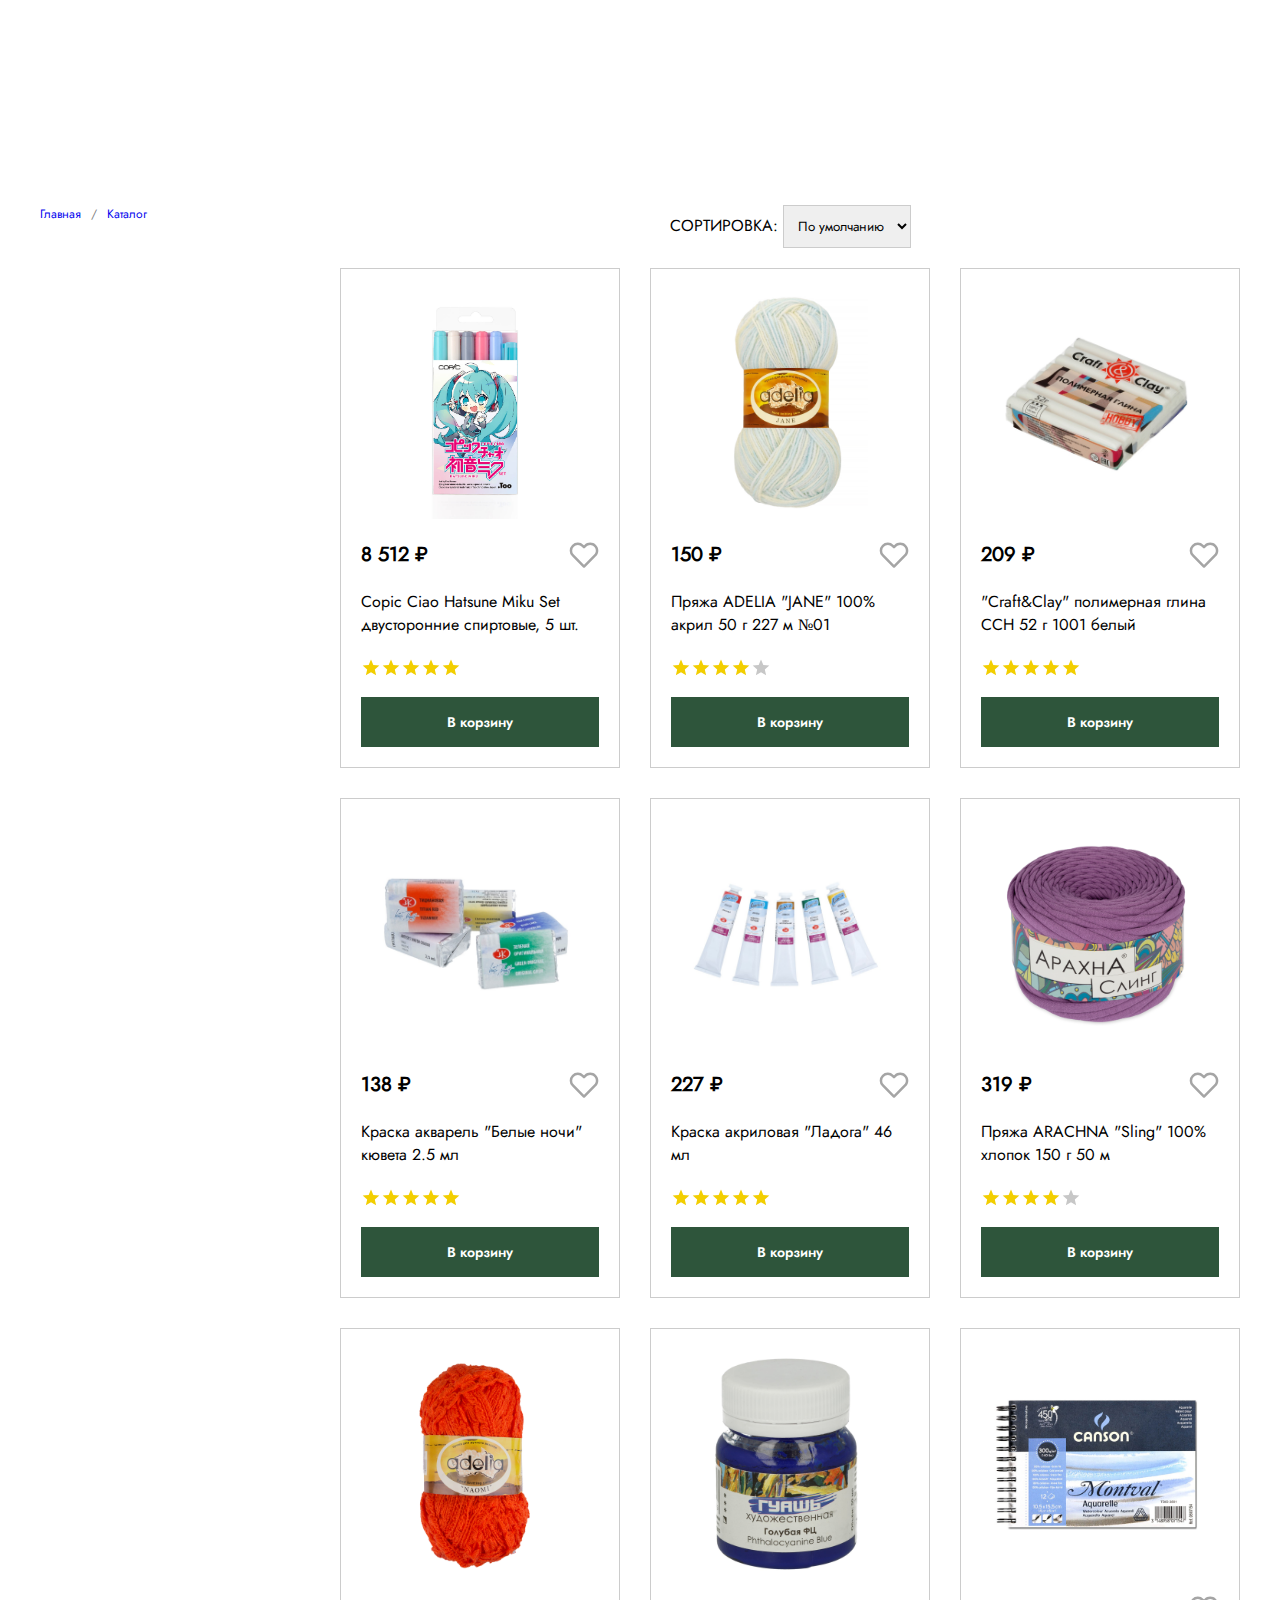
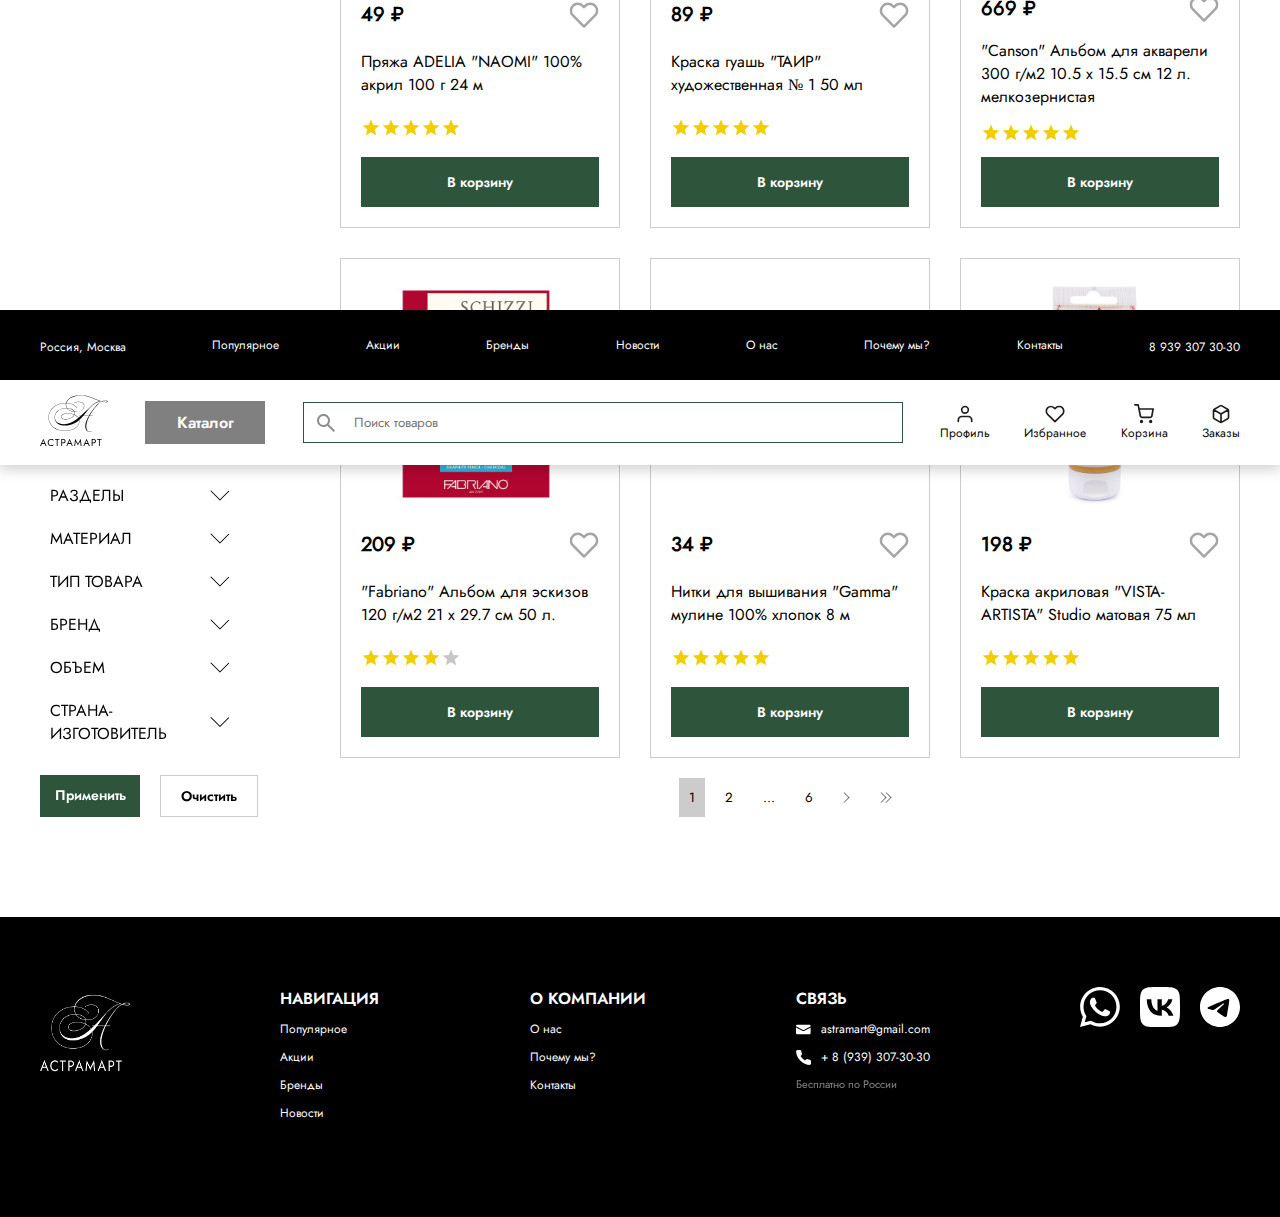
<file: catalogue.html>
<!DOCTYPE html>
<html lang="ru">

<head>
    <meta charset="UTF-8">
    <meta name="viewport" content="width= , initial-scale=1.0">
    <title>Каталог</title>
    <link rel="stylesheet" href="assets/css/style.css">
    <link rel="shortcut icon" href="assets/images/logo/logo.svg" type="image/x-icon">
</head>

<body>
    <!-- header start -->
    <header id="anchor">
        <div class="header-top">
            <div class="header-top-content container">
                <div class="location">
                <a href="">Россия, Москва</a>
                </div>
                <a href="#popular">Популярное</a>
                <a href="#promo">Акции</a>
                <a href="#brands">Бренды</a>
                <a href="#news">Новости</a>
                <a href="#about">О нас</a>
                <a href="#adv">Почему мы?</a>
                <a href="#contacts">Контакты</a>
                <div class="phone">
                    <a href="tel:+79393073030">8 939 307 30-30</a>
                </div>
            </div>
        </div>
        <div class="header-bottom">
            <div class="header-bottom-container container">
                <a href="index.html">
                    <img src="assets/images/logo/logo.svg" alt="">
                </a>
                <a href="catalogue.html" class="btn-header">Каталог</a>
                <input type="text" class="search" placeholder="Поиск товаров">
                <div class="icons">
                    <a href="#">
                        <div class="icon-card">
                            <img src="assets/images/icons/user.svg" alt="">
                            <p class="fs12">Профиль</p>
                        </div>
                    </a>
                    <a href="#">
                        <div class="icon-card">
                            <img src="assets/images/icons/heart.svg" alt="">
                            <p class="fs12">Избранное</p>
                        </div>
                    </a>
                    <a href="#">
                        <div class="icon-card">
                            <img src="assets/images/icons/cart.svg" alt="">
                            <p class="fs12">Корзина</p>
                        </div>
                    </a>
                    <a href="#">
                        <div class="icon-card">
                            <img src="assets/images/icons/box.svg" alt="">
                            <p class="fs12">Заказы</p>
                        </div>
                    </a>
                </div>
            </div>
        </div>
    </header>
    <!-- header end -->

    <!-- filter start -->
    <div class="page container">
        <div class="left-section container">
            <div class="nav">
                <a href="index.html">Главная</a>
                <p>/</p><a href="catalogue.html">Каталог</a>
            </div>
            <div class="filter">
                <a href="">РАЗДЕЛЫ<img src="assets/images/icons/arrow.svg" alt=""></a>
                <a href="">МАТЕРИАЛ<img src="assets/images/icons/arrow.svg" alt=""></a>
                <a href="">ТИП ТОВАРА<img src="assets/images/icons/arrow.svg" alt=""></a>
                <a href="">БРЕНД<img src="assets/images/icons/arrow.svg" alt=""></a>
                <a href="">ОБЪЕМ<img src="assets/images/icons/arrow.svg" alt=""></a>
                <a href="">СТРАНА-ИЗГОТОВИТЕЛЬ<img src="assets/images/icons/arrow.svg" alt=""></a>
                <div class="buttons">
                    <a href="" class="btn-apply">Применить</a>
                    <a href="" class="btn-clear">Очистить</a>
                </div>
            </div>
        </div>
        <!-- filter end -->

        <!-- catalogue start -->
        <div class="catalogue container">
            <div class="p-c-cards-sort">
                <form>
                    <label for="sort">СОРТИРОВКА: </label>
                    <select name="sorting" id="sort">
                      <option value="basic">По умолчанию</option>
                      <option value="new">По новизне</option>
                      <option value="price-lower">Цена ниже</option>
                      <option value="price-higher">Цена выше</option>
                    </select>
                  </form>
                <div class="p-c-cards">
                    <div class="p-card">
                        <img src="assets/images/miku/miku_front_0601.jpg">
                        <div class="price">
                            <p class="price-text">8 512 ₽</p>
                            <img src="assets/images/icons/heart.svg" alt="">
                        </div>
                        <p class="fs14">Copic Ciao Hatsune Miku Set двусторонние спиртовые, 5 шт.</p>
                        <div class="stars">
                            <img src="assets/images/icons/star.svg" alt="">
                            <img src="assets/images/icons/star.svg" alt="">
                            <img src="assets/images/icons/star.svg" alt="">
                            <img src="assets/images/icons/star.svg" alt="">
                            <img src="assets/images/icons/star.svg" alt="">
                        </div>
                        <a href="product-page.html#anchor" class="btn-catalogue">В корзину</a>
                    </div>
                    <div class="p-card">
                        <img src="assets/images/popular/2.jpg">
                        <div class="price">
                            <p class="price-text">150 ₽</p>
                            <img src="assets/images/icons/heart.svg" alt="">
                        </div>
                        <p class="fs14">Пряжа ADELIA "JANE" 100% акрил 50 г 227 м №01</p>
                        <div class="stars">
                            <img src="assets/images/icons/star.svg" alt="">
                            <img src="assets/images/icons/star.svg" alt="">
                            <img src="assets/images/icons/star.svg" alt="">
                            <img src="assets/images/icons/star.svg" alt="">
                            <img src="assets/images/icons/star.svg" alt="" class="grey">
                        </div>
                        <a href="#" class="btn-catalogue">В корзину</a>
                    </div>
                    <div class="p-card">
                        <img src="assets/images/popular/3.jpg">
                        <div class="price">
                            <p class="price-text">209 ₽</p>
                            <img src="assets/images/icons/heart.svg" alt="">
                        </div>
                        <p class="fs14">"Craft&Clay" полимерная глина CCH 52 г 1001 белый</p>
                        <div class="stars">
                            <img src="assets/images/icons/star.svg" alt="">
                            <img src="assets/images/icons/star.svg" alt="">
                            <img src="assets/images/icons/star.svg" alt="">
                            <img src="assets/images/icons/star.svg" alt="">
                            <img src="assets/images/icons/star.svg" alt="">
                        </div>
                        <a href="#" class="btn-catalogue">В корзину</a>
                    </div>
                    <div class="p-card">
                        <img src="assets/images/popular/4.jpg">
                        <div class="price">
                            <p class="price-text">138 ₽</p>
                            <img src="assets/images/icons/heart.svg" alt="">
                        </div>
                        <p class="fs14">Краска акварель "Белые ночи" кювета 2.5 мл</p>
                        <div class="stars">
                            <img src="assets/images/icons/star.svg" alt="">
                            <img src="assets/images/icons/star.svg" alt="">
                            <img src="assets/images/icons/star.svg" alt="">
                            <img src="assets/images/icons/star.svg" alt="">
                            <img src="assets/images/icons/star.svg" alt="">
                        </div>
                        <a href="#" class="btn-catalogue">В корзину</a>
                    </div>
                    <div class="p-card">
                        <img src="assets/images/popular/1.jpg">
                        <div class="price">
                            <p class="price-text">227 ₽</p>
                            <img src="assets/images/icons/heart.svg" alt="">
                        </div>
                        <p class="fs14">Краска акриловая "Ладога" 46 мл</p>
                        <div class="stars">
                            <img src="assets/images/icons/star.svg" alt="">
                            <img src="assets/images/icons/star.svg" alt="">
                            <img src="assets/images/icons/star.svg" alt="">
                            <img src="assets/images/icons/star.svg" alt="">
                            <img src="assets/images/icons/star.svg" alt="">
                        </div>
                        <a href="#" class="btn-catalogue">В корзину</a>
                    </div>
                    <div class="p-card">
                        <img src="assets/images/popular/5.jpg">
                        <div class="price">
                            <p class="price-text">319 ₽</p>
                            <img src="assets/images/icons/heart.svg" alt="">
                        </div>
                        <p class="fs14">Пряжа ARACHNA "Sling" 100% хлопок 150 г 50 м</p>
                        <div class="stars">
                            <img src="assets/images/icons/star.svg" alt="">
                            <img src="assets/images/icons/star.svg" alt="">
                            <img src="assets/images/icons/star.svg" alt="">
                            <img src="assets/images/icons/star.svg" alt="">
                            <img src="assets/images/icons/star.svg" alt="" class="grey">
                        </div>
                        <a href="#" class="btn-catalogue">В корзину</a>
                    </div>
                    <div class="p-card">
                        <img src="assets/images/popular/6.jpg">
                        <div class="price">
                            <p class="price-text">49 ₽</p>
                            <img src="assets/images/icons/heart.svg" alt="">
                        </div>
                        <p class="fs14">Пряжа ADELIA "NAOMI" 100% акрил 100 г 24 м</p>
                        <div class="stars">
                            <img src="assets/images/icons/star.svg" alt="">
                            <img src="assets/images/icons/star.svg" alt="">
                            <img src="assets/images/icons/star.svg" alt="">
                            <img src="assets/images/icons/star.svg" alt="">
                            <img src="assets/images/icons/star.svg" alt="">
                        </div>
                        <a href="#" class="btn-catalogue">В корзину</a>
                    </div>
                    <div class="p-card">
                        <img src="assets/images/popular/7.jpg">
                        <div class="price">
                            <p class="price-text">89 ₽</p>
                            <img src="assets/images/icons/heart.svg" alt="">
                        </div>
                        <p class="fs14">Краска гуашь "ТАИР" художественная № 1 50 мл</p>
                        <div class="stars">
                            <img src="assets/images/icons/star.svg" alt="">
                            <img src="assets/images/icons/star.svg" alt="">
                            <img src="assets/images/icons/star.svg" alt="">
                            <img src="assets/images/icons/star.svg" alt="">
                            <img src="assets/images/icons/star.svg" alt="">
                        </div>
                        <a href="#" class="btn-catalogue">В корзину</a>
                    </div>
                    <div class="p-card">
                        <img src="assets/images/popular/8.jpg">
                        <div class="price">
                            <p class="price-text">669 ₽</p>
                            <img src="assets/images/icons/heart.svg" alt="">
                        </div>
                        <p class="fs14">"Canson" Альбом для акварели 300 г/м2 10.5 х 15.5 см 12 л. мелкозернистая</p>
                        <div class="stars">
                            <img src="assets/images/icons/star.svg" alt="">
                            <img src="assets/images/icons/star.svg" alt="">
                            <img src="assets/images/icons/star.svg" alt="">
                            <img src="assets/images/icons/star.svg" alt="">
                            <img src="assets/images/icons/star.svg" alt="">
                        </div>
                        <a href="#" class="btn-catalogue">В корзину</a>
                    </div>
                    <div class="p-card">
                        <img src="assets/images/popular/9.jpg">
                        <div class="price">
                            <p class="price-text">209 ₽</p>
                            <img src="assets/images/icons/heart.svg" alt="">
                        </div>
                        <p class="fs14">"Fabriano" Альбом для эскизов 120 г/м2 21 х 29.7 см 50 л.</p>
                        <div class="stars">
                            <img src="assets/images/icons/star.svg" alt="">
                            <img src="assets/images/icons/star.svg" alt="">
                            <img src="assets/images/icons/star.svg" alt="">
                            <img src="assets/images/icons/star.svg" alt="">
                            <img src="assets/images/icons/star.svg" alt="" class="grey">
                        </div>
                        <a href="#" class="btn-catalogue">В корзину</a>
                    </div>
                    <div class="p-card">
                        <img src="assets/images/popular/10.jpg">
                        <div class="price">
                            <p class="price-text">34 ₽</p>
                            <img src="assets/images/icons/heart.svg" alt="">
                        </div>
                        <p class="fs14">Нитки для вышивания "Gamma" мулине 100% хлопок 8 м</p>
                        <div class="stars">
                            <img src="assets/images/icons/star.svg" alt="">
                            <img src="assets/images/icons/star.svg" alt="">
                            <img src="assets/images/icons/star.svg" alt="">
                            <img src="assets/images/icons/star.svg" alt="">
                            <img src="assets/images/icons/star.svg" alt="">
                        </div>
                        <a href="#" class="btn-catalogue">В корзину</a>
                    </div>
                    <div class="p-card">
                        <img src="assets/images/popular/11.jpg">
                        <div class="price">
                            <p class="price-text">198 ₽</p>
                            <img src="assets/images/icons/heart.svg" alt="">
                        </div>
                        <p class="fs14">Краска акриловая "VISTA-ARTISTA" Studio матовая 75 мл</p>
                        <div class="stars">
                            <img src="assets/images/icons/star.svg" alt="">
                            <img src="assets/images/icons/star.svg" alt="">
                            <img src="assets/images/icons/star.svg" alt="">
                            <img src="assets/images/icons/star.svg" alt="">
                            <img src="assets/images/icons/star.svg" alt="">
                        </div>
                        <a href="#" class="btn-catalogue">В корзину</a>
                    </div>
                </div>
                <div class="pages">
                    <button class="pagenum" autofocus>1</button>
                    <button class="pagenum">2</button>
                    <button class="pagenum">...</button>
                    <button class="pagenum" autofocus>6</button>
                    <img class="pagenum" src="assets/images/icons/right-arrow.svg" alt="">
                    <img class="pagenum" src="assets/images/icons/right-arrows.svg" alt="">
                </div>
            </div>
        </div>
        <!-- catalogue end -->

        <!-- footer start -->
    </div>
    <footer class="mt100">
        <div class="footer-content container">
            <a href="index.html"><img src="assets/images/logo/logo-alt.png" alt=""></a>
            <div class="f-column">
                <p class="f-title">НАВИГАЦИЯ</p>
                <a href="#popular">Популярное</a>
                <a href="#promo">Акции</a>
                <a href="#brands">Бренды</a>
                <a href="#news">Новости</a>
            </div>
            <div class="f-column">
                <p class="f-title">О КОМПАНИИ</p>
                <a href="#about">О нас</a>
                <a href="#advantages">Почему мы?</a>
                <a href="#contacts">Контакты</a>
            </div>
            <div class="f-column">
                <p class="f-title">СВЯЗЬ</p>
                <a class="image-column" href="mailto:astramart@gmail.com">
                    <img src="assets/images/icons/mail.svg" alt="">astramart@gmail.com
                </a>
                <a class="image-column" href="tel:+79393073030">
                    <img src="assets/images/icons/phone.svg" alt="">
                    <p>+ 8 (939) 307-30-30</p>
                </a>
                <p class="ftr-desc">Бесплатно по России</p>
            </div>
            <div class="socials">
                <a href=""><img src="assets/images/icons/whatsapp.svg" alt=""></a>
                <a href=""><img src="assets/images/icons/vk.svg" alt=""></a>
                <a href=""><img src="assets/images/icons/tg.svg" alt=""></a>
            </div>
        </div>
    </footer>
    <!-- footer end -->
</body>

</html>
</file>
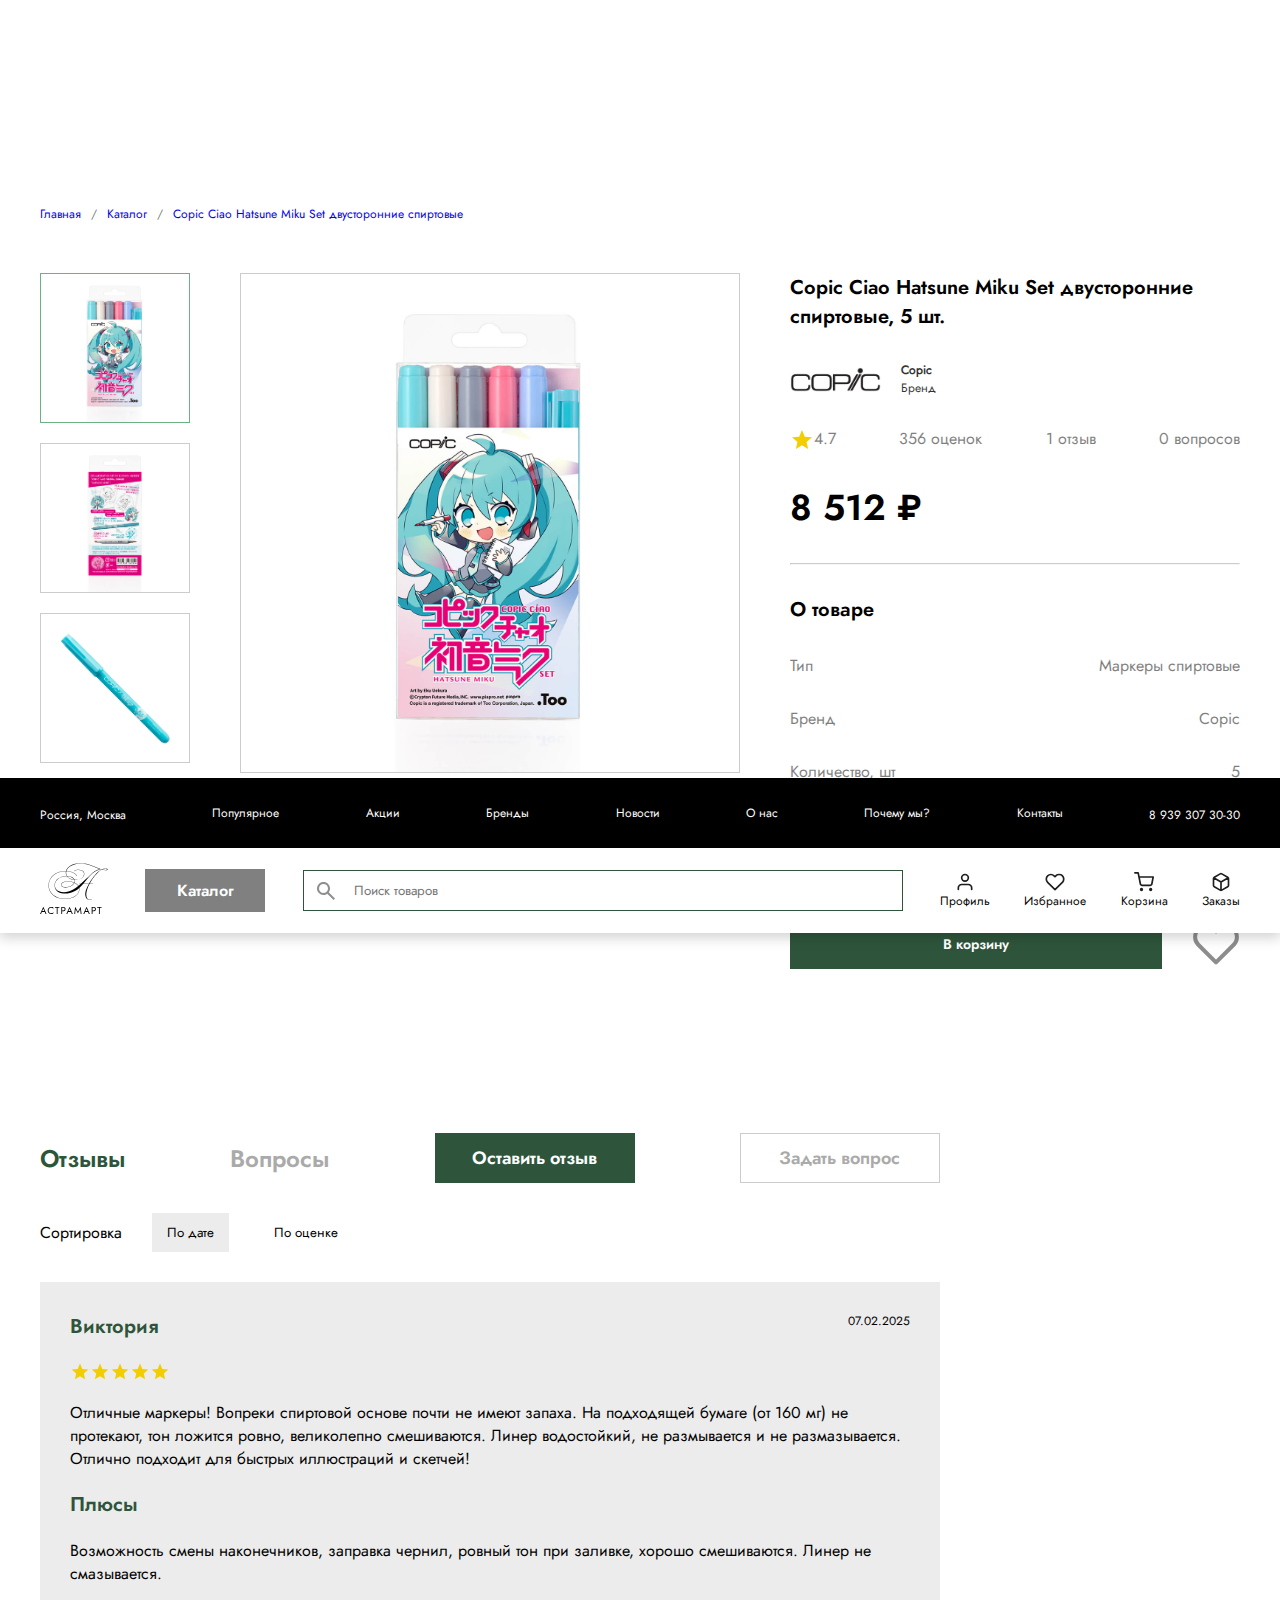
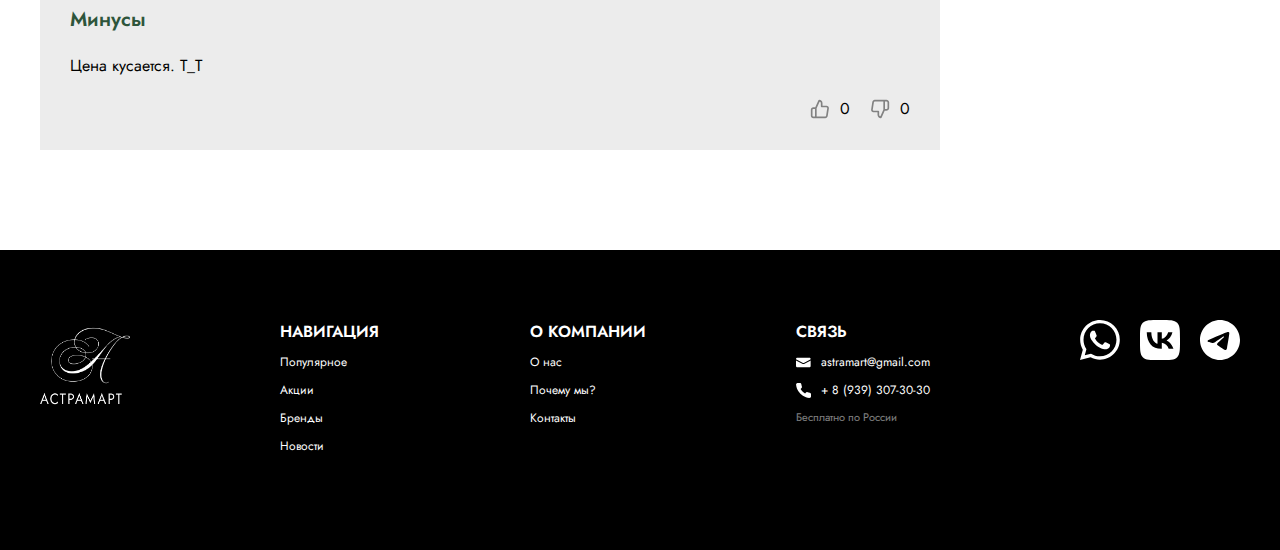
<file: product-page.html>
<!DOCTYPE html>
<html lang="ru">

<head>
    <meta charset="UTF-8">
    <meta name="viewport" content="width=device-width, initial-scale=1.0">
    <title>Copic Ciao Hatsune Miku Set двусторонние спиртовые, 5 шт.</title>
    <link rel="stylesheet" href="assets/css/style.css">
    <link rel="shortcut icon" href="assets/images/logo/logo.svg" type="image/x-icon">
</head>

<body>
    <!-- header start -->
    <header id="anchor">
        <div class="header-top">
            <div class="header-top-content container">
                <div class="location">
                    <a href="">Россия, Москва</a>
                </div>
                <a href="#popular">Популярное</a>
                <a href="#promo">Акции</a>
                <a href="#brands">Бренды</a>
                <a href="#news">Новости</a>
                <a href="#about">О нас</a>
                <a href="#adv">Почему мы?</a>
                <a href="#contacts">Контакты</a>
                <div class="phone">
                    <a href="tel:+79393073030">8 939 307 30-30</a>
                </div>
            </div>
        </div>
        <div class="header-bottom">
            <div class="header-bottom-container container">
                <a href="index.html">
                    <img src="assets/images/logo/logo.svg" alt="">
                </a>
                <a href="catalogue.html" class="btn-header">Каталог</a>
                <input type="text" class="search" placeholder="Поиск товаров">
                <div class="icons">
                    <a href="#">
                        <div class="icon-card">
                            <img src="assets/images/icons/user.svg" alt="">
                            <p class="fs12">Профиль</p>
                        </div>
                    </a>
                    <a href="#">
                        <div class="icon-card">
                            <img src="assets/images/icons/heart.svg" alt="">
                            <p class="fs12">Избранное</p>
                        </div>
                    </a>
                    <a href="#">
                        <div class="icon-card">
                            <img src="assets/images/icons/cart.svg" alt="">
                            <p class="fs12">Корзина</p>
                        </div>
                    </a>
                    <a href="#">
                        <div class="icon-card">
                            <img src="assets/images/icons/box.svg" alt="">
                            <p class="fs12">Заказы</p>
                        </div>
                    </a>
                </div>
            </div>
        </div>
    </header>
    <!-- header end -->

    <!-- navigation start -->
    <div class="nav container">
        <a href="index.html">Главная</a>
        <p>/</p><a href="catalogue.html">Каталог</a>
        <p>/</p><a href="product-page.html">Copic Ciao Hatsune Miku Set двусторонние спиртовые</a>
    </div>
    <!-- navigation end -->

    <!-- product start -->
    <div class="product container">
        <div class="side-pictures">
            <img class="focus" src="assets/images/miku/miku_front_0601.jpg" alt="">
            <img src="assets/images/miku/miku_back_0601.jpg" alt="">
            <img src="assets/images/miku/multi_miku_close.jpg" alt="">
            <img src="assets/images/miku/multi_miku_open.jpg" alt="">
        </div>
        <img class="promo-photo" src="assets/images/miku/miku_front_0601.jpg" alt="">
        <div class="product-info">
            <h1>Copic Ciao Hatsune Miku Set двусторонние спиртовые, 5 шт.</h1>
            <div class="brand">
                <img src="assets/images/brands/copic.png">
                <div class="brand-text">
                    <p class="fs12 title">Copic</p>
                    <p class="fs12">Бренд</p>
                </div>
            </div>
            <div class="feedback">
                <div class="fb-stars">
                    <img src="assets/images/icons/star.svg" alt="">
                    <p>4.7</p>
                </div>
                <p>356 оценок</p>
                <p>1 отзыв</p>
                <p>0 вопросов</p>
            </div>
            <p class="p-price">8 512 ₽</p>
            <hr>
            <h2>О товаре</h2>
            <div class="abt-line">
                <p>Тип</p>
                <p>Маркеры спиртовые</p>
            </div>
            <div class="abt-line">
                <p>Бренд</p>
                <p>Copic</p>
            </div>
            <div class="abt-line">
                <p>Количество, шт</p>
                <p>5</p>
            </div>
            <div class="abt-line">
                <p>Объем, мл</p>
                <p>2.7</p>
            </div>
            <div class="abt-line">
                <p>Страна-изготовитель</p>
                <p>Япония</p>
            </div>
            <div class="button-cart">
                <a href="" class="btn-catalogue width">В корзину</a>
                <img src="assets/images/icons/heart.svg" alt="">
            </div>
        </div>
    </div>
    <!-- product end -->

    <!-- feedback start -->
    <div class="reviews container mt100">
        <div class="r-top-stuff">
            <div class="r-titles">
                <h2 class="r">Отзывы</h2>
                <h2 class="grey">Вопросы</h2>
                <a href="" class="btn-catalogue">Оставить отзыв</a>
                <a href="" class="btn-clear">Задать вопрос</a>
            </div>
            <div class="sort">
                <p>Сортировка</p>
                <button autofocus>По дате</button>
                <button>По оценке</button>
            </div>
        </div>
        <div class="commentary">
            <div class="name-date">
                <p class="promo-title">Виктория</p>
                <p class="fs12">07.02.2025</p>
            </div>
            <div class="stars">
                <img src="assets/images/icons/star.svg" alt="">
                <img src="assets/images/icons/star.svg" alt="">
                <img src="assets/images/icons/star.svg" alt="">
                <img src="assets/images/icons/star.svg" alt="">
                <img src="assets/images/icons/star.svg" alt="">
            </div>
            <p>Отличные маркеры! Вопреки спиртовой основе почти не имеют запаха. На подходящей бумаге (от 160 мг) не
                протекают, тон ложится ровно, великолепно смешиваются. Линер водостойкий, не размывается и не
                размазывается. Отлично подходит для быстрых иллюстраций и скетчей!</p>
            <p class="promo-title">Плюсы</p>
            <p>Возможность смены наконечников, заправка чернил, ровный тон при заливке, хорошо смешиваются. Линер не
                смазывается.</p>
            <p class="promo-title">Минусы</p>
            <p>Цена кусается. Т_Т</p>
            <div class="rating">
                <div class="like">
                    <img src="assets/images/icons/thumbup.svg" alt="">
                    <p>0</p>
                </div>
                <div class="like">
                    <img src="assets/images/icons/thumbdown.svg" alt="">
                    <p>0</p>
                </div>
            </div>
        </div>
    </div>
    <!-- feedback end -->

    <!-- footer start -->
    </div>
    <footer class="mt100">
        <div class="footer-content container">
            <a href="index.html"><img src="assets/images/logo/logo-alt.png" alt=""></a>
            <div class="f-column">
                <p class="f-title">НАВИГАЦИЯ</p>
                <a href="#popular">Популярное</a>
                <a href="#promo">Акции</a>
                <a href="#brands">Бренды</a>
                <a href="#news">Новости</a>
            </div>
            <div class="f-column">
                <p class="f-title">О КОМПАНИИ</p>
                <a href="#about">О нас</a>
                <a href="#advantages">Почему мы?</a>
                <a href="#contacts">Контакты</a>
            </div>
            <div class="f-column">
                <p class="f-title">СВЯЗЬ</p>
                <a class="image-column" href="mailto:astramart@gmail.com">
                    <img src="assets/images/icons/mail.svg" alt="">astramart@gmail.com
                </a>
                <a class="image-column" href="tel:+79393073030">
                    <img src="assets/images/icons/phone.svg" alt="">
                    <p>+ 8 (939) 307-30-30</p>
                </a>
                <p class="ftr-desc">Бесплатно по России</p>
            </div>
            <div class="socials">
                <a href=""><img src="assets/images/icons/whatsapp.svg" alt=""></a>
                <a href=""><img src="assets/images/icons/vk.svg" alt=""></a>
                <a href=""><img src="assets/images/icons/tg.svg" alt=""></a>
            </div>
        </div>
    </footer>
    <!-- footer end -->
</body>

</html>
</file>
<file: assets/css/style.css>
* {
    font-family: 'jostregular';
    margin: 0;
    padding: 0;
    box-sizing: border-box;
    scroll-behavior: smooth;
    text-decoration: none;
    transition: .3s;
}

.container {
    max-width: 1200px;
    margin: 0 auto;
}

.mt100 {
    margin-top: 100px;
}

@font-face {
    font-family: 'eugusto';
    src: url(../fonts/EugustoFreePersonalUse-Regular.otf);
}

@font-face {
    font-family: 'jostregular';
    src: url(../fonts/Jost-Regular.ttf);
}

@font-face {
    font-family: 'jostsemibold';
    src: url(../fonts/Jost-SemiBold.ttf);
}

/* header start */
header {
    position: sticky;
    top: 0;
    background-color: #fff;
    z-index: 999;
}

.header-top {
    background-color: #000;
}

.header-top-content {
    height: 70px;
    display: flex;
    justify-content: space-between;
    align-items: center;
}

.header-bottom {
    box-shadow: 0px 4px 12px 1px #0000002c;

}

.header-bottom-container {
    height: 85px;
    display: flex;
    justify-content: space-between;
    align-items: center;

}

.header-top-content a {
    font-size: 12px;
    color: #fff;
}

a:hover {
    color: #bbd8b1;
}

a.btn-header {
    color: #fff;
    font-weight: 500;
    font-family: jostsemibold;
    padding: 10px 20px;
    background-color: #808080;
    text-align: center;
    width: 120px;
}

a.btn-header:hover {
    background-color: #5f5f5f;
}

.search {
    background-image: url(../images/icons/search.svg);
    background-repeat: no-repeat;
    background-position: left center;
    background-position-x: 10px;
    padding: 10px 20px;
    border: 1px solid #2E553B;
    width: 600px;
    padding-left: 50px;
}

.icons {
    width: 300px;
    display: flex;
    align-items: center;
    justify-content: space-between;
    align-items: center;
}

.icon-card {
    display: flex;
    flex-direction: column;
    align-items: center;
    cursor: pointer;
}

.icons img {
    height: 20px;
    width: 20px;
}

p.fs12 {
    font-family: jostregular;
    font-size: 12px;
    color: #000;
}

/* header end */

/* banner start */
.banner {
    margin-top: 50px;
    height: 535px;
    background-image: url(../images/banner/баннер1.png);
    background-size: cover;
    background-repeat: no-repeat;
    padding: 80px;
}

.banner-content {
    display: flex;
    flex-direction: column;
    gap: 20px;
}

.banner h1 {
    font-family: eugusto;
    font-size: 64px;
    font-weight: lighter;
    color: #fff;
    letter-spacing: 3px;
}

p.bnr {
    font-size: 12px;
    color: #fff;
    font-family: jostregular;
}

a.btn-banner {
    color: #fff;
    font-size: 16px;
    font-weight: 500;
    background-color: #000;
    padding: 10px;
    width: 200px;
    text-align: center;

}

/* banner end */

/* categories start */
h2 {
    font-family: jostsemibold;
    font-size: 20px;
    margin-bottom: 50px;
}

.category-cards {
    display: flex;
    justify-content: space-between;
}

.c-card {
    height: 180px;
    width: 180px;
    background-size: 100%;
    cursor: pointer;
}

.c-card:hover {
    background-size: 110%;
    transition: ease-in-out .3s;
}

.artist {
    background: url(../images/categories/art.jpg);
    background-size: 100%;
}

.sewing {
    background: url(../images/categories/sewing.jpg);
    background-size: 100%;
}

.beads {
    background: url(../images/categories/beads.jpg);
    background-size: 100%;
}

.crochet {
    background: url(../images/categories/crochet.jpg);
    background-size: 100%;
}

.stationary {
    background: url(../images/categories/stationary.jpg);
    background-size: 100%;
}

.other {
    background: url(../images/categories/other.jpg);
    background-size: 100%;
}

.category {
    display: flex;
    flex-direction: column;
    gap: 10px;
    align-items: center;
}

/* categories end */

/* popular start */
.p-cards {
    width: auto;
    display: flex;
    justify-content: space-between;
    gap: 35px;
}

.p-card {
    width: 280px;
    height: 500px;
    border: 1px solid #cccccc;
    display: flex;
    flex-direction: column;
    justify-content: space-between;
    padding: 20px;
}

.price {
    display: flex;
    justify-content: space-between;
}

p.price-text {
    font-weight: 600;
    font-size: 20px;
}

.p-card img {
    height: 230px;
    width: 230px;
}

.stars img {
    height: 20px;
    width: 20px;
}

.price img {
    opacity: 0.4;
    height: 30px;
    width: 30px;
    cursor: pointer;
}

p.fs14 {
    font-size: 16px;
}

.btn-catalogue {
    width: 100%;
    font-size: 14px;
    font-family: jostsemibold;
    text-align: center;
    color: #fff;
    background-color: #2E553B;
    padding: 15px;
}

.btn-catalogue:hover {
    background-color: #1f3a28;
}

.stars {
    display: flex;
    gap: 0px;
}

img.grey {
    filter: saturate(0);
}

/* popular end */

/* promo start */
.promo p {
    cursor: pointer;
}

.promo-card {
    width: 370px;
}

.promo-cards {
    display: flex;
    justify-content: space-between;
}

p.promo-title {
    font-size: 20px;
    font-family: jostsemibold;
    color: #2E553B;
}

.promo-card {
    display: flex;
    flex-direction: column;
    gap: 10px;
}

.promo-card img {
    cursor: pointer;
}

/* promo end */

/* brands start */
.brands-cards {
    display: flex;
    justify-content: space-between;
}

.b-card {
    display: flex;
    justify-content: center;
    align-items: center;
    height: 150px;
    width: 180px;
    border: 1px solid #cccccc;
}

.b-card:hover {
    transform: scale(.95);
}

.b-card img {
    width: 160px;
    height: auto;
    object-fit: fill;
}

.k img {
    width: 120px;
}

/* brands end */

/* news start */
.news-cards {
    display: flex;
    justify-content: space-between;
}

.news-bg {
    height: 220px;
    width: 220px;
    display: flex;
    flex-direction: column;
    justify-content: end;
    padding: 15px;
    line-height: 20px;
}

.n-card {
    width: 260px;
    height: auto;
    display: flex;
    flex-direction: column;
    justify-content: space-between;
    align-items: center;
    height: auto;
    background-size: 100%;
    border: 1px solid #cccccc;
    padding: 15px;
    gap: 10px;
}

.news-bg:hover {
    background-size: 110%;
    transition: ease-in-out .3s;
}

.painter {
    background-image: linear-gradient(#0000000c 43%, #00000093 100%), url(../images/news/1.jpg);
    background-size: 100%;
}

.mc {
    background-image: linear-gradient(#0000000c 43%, #00000093 100%), url(../images/news/2.jpg);
    background-size: 100%;
}

.wool {
    background-image: linear-gradient(#0000000c 43%, #00000093 100%), url(../images/news/3.jpg);
    background-size: 100%;
}

.pleinair {
    background-image: linear-gradient(#0000000c 43%, #00000093 100%), url(../images/news/4.jpg);
    background-size: 100%;
}

p.news-title {
    color: #fff;
    font-size: 14px;
}

.news-tags {
    width: 220px;
    display: flex;
    justify-content: space-between;
}

p.tag {
    font-family: jostregular;
    font-size: 12px;
    color: #808080;
}

/* news end */

/* advantages start */
.ab-bg {
    background-color: #878A7C;
    height: 460px;
    position: relative;
}

h2.ab {
    color: #fff;
    padding-top: 60px;
}

p.ab-desc {
    color: #fff;
    width: 350px;
}

.ab-bg img {
    height: 460px;
}

.decor1 {
    position: absolute;
    top: 0;
    right: 500px;
}

.decor2 {
    position: absolute;
    top: 0;
    right: 180px;
}

/* advantages end */

/* about start */
.adv {
    display: flex;
    justify-content: space-between;
    height: 400px;
}

.column {
    display: flex;
    flex-direction: column;
    justify-content: space-between;
}

.a-card {
    height: 190px;
    width: 350px;
    background-size: 100%;
    padding: 30px;
    display: flex;
    flex-direction: column;
    gap: 20px;
}

.a-card:hover {
    transform: scale(.95);
}

.a-card img {
    height: 25px;
    width: 25px;
}

p.adv-title {
    color: #fff;
    font-size: 20px;
}

.top-line {
    display: flex;
    gap: 30px;
}

p.adv-desc {
    color: #fff;
    font-size: 16px;
}

.web {
    background-image: url(../images/advantages/image.png);
}

.art {
    background-image: url(../images/advantages/image-1.png);
}

.truck {
    background-image: url(../images/advantages/image-2.png);
}

.quality {
    background-image: url(../images/advantages/image-3.png);
}

img.brushes {
    height: 400px;
    width: 450px;
    object-fit: cover;
}
/* about end */

/* contacts start */
.contacts-container {
    display: flex;
    justify-content: space-between;
}

.contacts-container img {
    width: 680px;
    object-fit: cover;
}

.section a {
    color: black;
}

.section {
    display: flex;
    flex-direction: column;
    gap: 10px;
}

.text-info {
    width: 250px;
    padding: 30px;
    background-color: #ECECEC;
    display: flex;
    flex-direction: column;
    gap: 40px;
}

.hugenum {
    font-weight: bold;
    color: #2E553B;
    font-size: 32px;
}

.cont-card {
    padding: 20px;
    width: 200px;
    height: 130px;
    background-color: #ECECEC;
}

/* contacts end */

/* footer start */
footer {
    background-color: #000;
    height: 300px;
    padding: 70px 0;
}

.footer-content {
    display: flex;
    justify-content: space-between;
}

footer img {
    height: 90px;
    width: 90px;
}

.f-column {
    display: flex;
    flex-direction: column;
    gap: 10px;
}

p.f-title {
    text-transform: uppercase;
    font-family: jostsemibold;
    font-size: 16px;
    color: #fff;
}

footer a {
    font-size: 12px;
    color: #fff;
}

.f-column img {
    height: 15px;
    width: 15px;
}

.image-column {
    display: flex;
    align-items: center;
    gap: 10px;
}

p.ftr-desc {
    font-size: 11px;
    color: #fff;
    opacity: 0.5;
}

.socials {
    display: flex;
    gap: 20px;
}

.socials img {
    height: 40px;
    width: 40px;
}

/* footer end */

/* filter start */
.page {
    display: flex;
    gap: 100px;
}

.left-section {
    display: flex;
    flex-direction: column;
    align-items: start;
    gap: 30px;
}

.filter {
    position: sticky;
    left: 0;
    top: 180px;
    width: 200px;
    display: flex;
    flex-direction: column;
}

.filter a {
    color: #000;
    display: flex;
    justify-content: space-between;
    padding: 10px;
}

.filter a:hover {
    background-color: #ebeaea;
}

.nav {
    margin-top: 50px;
    display: flex;
    gap: 10px;
    font-size: 12px;
    color: #808080;
}

.buttons {
    display: flex;
    justify-content: space-between;
    margin-top: 20px;
    gap: 20px;
}

a.btn-apply {
    display: flex;
    justify-content: center;
    width: 100px;
    font-size: 14px;
    font-family: jostsemibold;
    color: #fff;
    background-color: #2E553B;
    padding: 10px 20px;
}

a.btn-apply:hover {
    background-color: #1f3a28;
}

a.btn-clear {
    display: flex;
    justify-content: center;
    text-align: center;
    width: 100px;
    font-size: 14px;
    font-family: jostsemibold;
    padding: 10px 20px;
    border: 1px solid #cccccc;
}

/* filter end */

/* CATAOLOGUE PAGE START */

/* catalogue start */
.p-c-cards-sort {
    display: flex;
    flex-direction: column;
    align-items: center;
    gap: 20px;
    margin-top: 50px;
}

select {
    padding: 10px;
    border: 1px solid #cccccc;
}

option {
    padding: 10px;
    border: 1px solid #cccccc;
}

.p-c-cards {
    display: flex;
    gap: 30px;
    flex-wrap: wrap;
}

.pages {
    display: flex;
    gap: 10px;
}

button {
    background-color: #fff;
    border: none;
}

.pagenum {
    cursor: pointer;
    display: flex;
    align-items: center;
    justify-content: center;
    padding: 10px;
}

.pagenum:focus {
    background-color: #cccccc;
    outline: none;
}

/* catalogue end */

/* CATALOGUE PAGE END */

/* PRODUCT PAGE START */

/* product start */
.product {
    height: 760px;
    display: flex;
    gap: 50px;
    margin-top: 50px;
}

.product-info {
    display: flex;
    flex-direction: column;
    gap: 25px;
}

.side-pictures {
    display: flex;
    flex-direction: column;
    width: 150px;
    gap: 20px;
}

.side-pictures img {
    width: 150px;
    height: 150px;
    border: 1px solid #cccccc;
}

.side-pictures img.focus {
    border: 1px solid #6cb183;
}

.promo-photo {
    width: 500px;
    height: 500px;
    border: 1px solid #cccccc;
}

.product-info {
    width: 760px;
    gap: 30px;
}

.product h1 {
    font-family: jostsemibold;
    font-size: 20px;
    color: #000;
}

.brand {
    display: flex;
    gap: 20px;
    align-items: center;
}

.brand img {
    height: 25px;
}

.brand-text {
    opacity: 0.8;
}

p.title {
    font-weight: bold;
}

.fb-stars {
    display: flex;
}

.feedback {
    display: flex;
    justify-content: space-between;
}

.feedback p {
    opacity: 0.5;
}

hr {
    opacity: 0.5;
}

.p-price {
    font-family: jostsemibold;
    font-size: 36px;
}

.abt-line {
    opacity: 0.5;
    display: flex;
    justify-content: space-between;
}

.product-info h2 {
    margin-bottom: 0;
}

.button-cart {
    display: flex;
    justify-content: space-between;
    gap: 30px;
}

.button-cart img {
    opacity: 0.5;
}

/* product end */

/* PRODUCT PAGE END */

/* feedback start */
.reviews {
    display: flex;
    flex-direction: column;
    gap: 30px;
}

.r-top-stuff {
    width: 900px;
    display: flex;
    flex-direction: column;
    gap: 30px;
}

.sort {
    display: flex;
    gap: 30px;
    align-items: center;
}

.r-titles {
    display: flex;
    justify-content: space-between;
    align-items: center;
}

h2.r {
    color: #2E553B;
    font-family: jostsemibold;
    font-size: 24px;
    margin: 0;
}

h2.grey {
    color: #aaaaaa;
    font-family: jostsemibold;
    font-size: 24px;
    margin: 0;
}

.r-titles a {
    font-size: 18px;
    display: flex;
    align-items: center;
    justify-content: center;
    width: 200px;
    height: 50px;
}

.r-titles a.btn-clear {
    color: #aaaaaa;
}

button {
    padding: 10px 15px;
}

button:focus {
    outline: none;
    background-color: #ececec;
} 
/* feedback end */

/* commentary start */
.commentary {
    padding: 30px;
    width: 900px;
    height: auto;
    background-color: #ececec;
    display: flex;
    flex-direction: column;
    gap: 20px;
}

.name-date {
    display: flex;
    justify-content: space-between;
}

.rating {
    display: flex;
    gap: 20px;
    justify-content: end;
}

.like {
    align-items: center;
    display: flex;
    gap: 10px;
}

.like img {
    height: 20px;
    width: 20px;
}

/* commentary end */

.modal {
    display: none;
    position: fixed;
    z-index: 1;
    padding-top: 200px;
    left: 0;
    top: 0;
    width: 100%;
    height: 100%;
    overflow: auto;
    background-color: #00000083;
    background-color: #00000070;
}

.modal-content {
    position: relative;
    background-color: #ffffff;
    margin: auto;
    padding: 30px;
    border: 1px solid #888;
    width: 380px;
    box-shadow: 0px 4px 12px 1px #0000002c;
    -webkit-animation-name: animatetop;
    -webkit-animation-duration: 0.4s;
    animation-name: animatetop;
    animation-duration: 0.4s;
}

.modal-header {
    display: flex;
    justify-content: space-between;
    align-items: center;
    margin-bottom: 30px;
}

.modal-content h2 {
    margin: 0px;
    font-family: jostsemibold;
    font-weight: normal;
}

h2.authText {
    color: #1f3a28;
    cursor: pointer;
}

h2.loginText {
    color: #808080;
    cursor: pointer;
}

input.inputModal {
    height: 41px;
    border: 1px solid #2E553B;
    width: 100%;
    padding-left: 20px;
}

@-webkit-keyframes animatetop {
    from {
        top: -300px;
        opacity: 0
    }

    to {
        top: 0;
        opacity: 1
    }
}

@keyframes animatetop {
    from {
        top: -300px;
        opacity: 0
    }

    to {
        top: 0;
        opacity: 1
    }
}

.close {
    color: #1f3a28;
    float: right;
    font-size: 28px;
}

.close:hover,
.close:focus {
    color: #000;
    text-decoration: none;
    cursor: pointer;
}

.modal-titles {
    font-family: jostmedium;
    display: flex;
    gap: 30px;
    align-items: center;
}

.modal-body {
    display: flex;
    flex-direction: column;
    gap: 30px;
}
</file>
